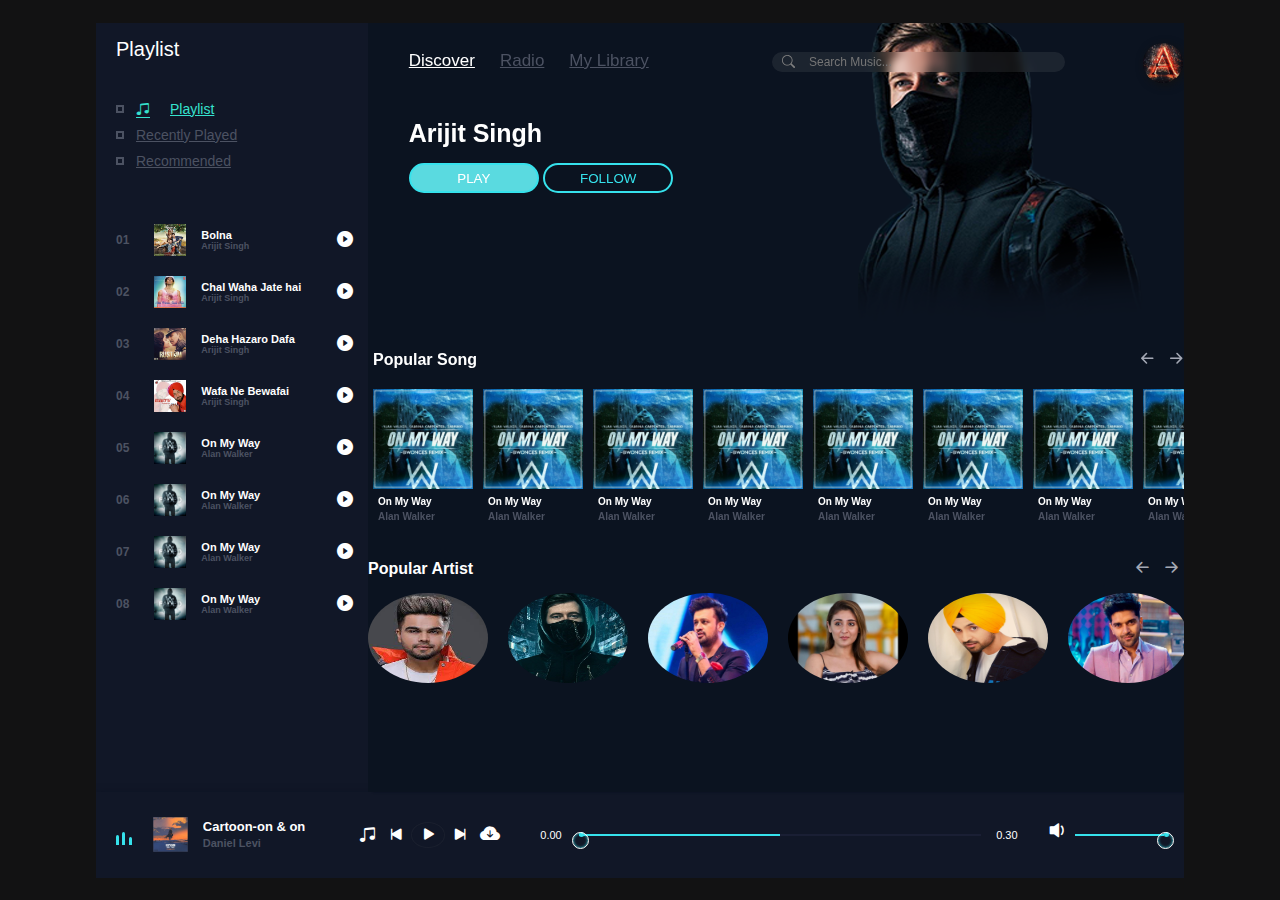
<file: Arijit.html>
<!DOCTYPE html>
<html lang="en">

<head>
    <meta charset="UTF-8">
    <meta name="viewport" content="width=device-width, initial-scale=1.0">
    <title>Music Clone Project using html-css-js</title>
    <link rel="stylesheet" href="main.css">
    <!-- <link rel="stylesheet" href=""> -->
    <link rel="icon" href="/assests/music site favicon.webp">
    <link rel="stylesheet" href="https://cdn.jsdelivr.net/npm/bootstrap-icons@1.8.3/font/bootstrap-icons.css">
    <style>
        .header .song_side::before {
            background-image: url("/assests/img/arjit.jpg");
        }
    </style>
</head>

<body>
    <header>
        <div class="menu_side">
            <h1>Playlist</h1>
            <div class="playlist">
                <a href="/playlist" class="active"><span></span><i class="bi bi-music-note-beamed"></i>Playlist </a>
                <a href="/recent played"><span></span><i class="bi bi-music-note-beamed"></i>Recently Played </a>
                <a href="/recommended"><span></span><i class="bi bi-music-note-beamed"></i>Recommended </a>
            </div>
            <div class="menu_song">
                <li class="songItem">
                    <span>01</span>
                    <img src="/assests/img/1.jpg" alt="">
                    <h5>On My Way <br>
                        <div class="subtitle">Alan Walker</div>
                    </h5>
                    <i class="bi playlistPlay bi-play-circle-fill" id="1"></i>
                </li>
                <li class="songItem">
                    <span>02</span>
                    <img src="/assests/img/2.jpg" alt="">
                    <h5>On My Way <br>
                        <div class="subtitle">Alan Walker</div>
                    </h5>
                    <i class="bi playlistPlay bi-play-circle-fill" id="2"></i>
                </li>
                <li class="songItem">
                    <span>03</span>
                    <img src="/assests/img/2.jpg" alt="">
                    <h5>On My Way <br>
                        <div class="subtitle">Alan Walker</div>
                    </h5>
                    <i class="bi playlistPlay bi-play-circle-fill" id="3"></i>
                </li>
                <li class="songItem">
                    <span>04</span>
                    <img src="/assests/img/2.jpg" alt="">
                    <h5>On My Way <br>
                        <div class="subtitle">Alan Walker</div>
                    </h5>
                    <i class="bi playlistPlay bi-play-circle-fill" id="4"></i>
                </li>
                <li class="songItem">
                    <span>05</span>
                    <img src="/assests/img/2.jpg" alt="">
                    <h5>On My Way <br>
                        <div class="subtitle">Alan Walker</div>
                    </h5>
                    <i class="bi playlistPlay bi-play-circle-fill" id="5"></i>
                </li>
                <li class="songItem">
                    <span>06</span>
                    <img src="/assests/img/2.jpg" alt="">
                    <h5>On My Way <br>
                        <div class="subtitle">Alan Walker</div>
                    </h5>
                    <i class="bi playlistPlay bi-play-circle-fill" id="6"></i>
                </li>
                <li class="songItem">
                    <span>07</span>
                    <img src="/assests/img/2.jpg" alt="">
                    <h5>On My Way <br>
                        <div class="subtitle">Alan Walker</div>
                    </h5>
                    <i class="bi playlistPlay bi-play-circle-fill" id="7"></i>
                </li>
                <li class="songItem">
                    <span>08</span>
                    <img src="/assests/img/2.jpg" alt="">
                    <h5>On My Way <br>
                        <div class="subtitle">Alan Walker</div>
                    </h5>
                    <i class="bi playlistPlay bi-play-circle-fill" id="8"></i>
                </li>
            </div>

        </div>
        <div class="song_side">
            <nav>
                <ul>
                    <a href="#">Discover</a>
                    <a href="/radio">Radio</a>
                    <a href="/my liberary">My Library</a>
                </ul>
                <div class="search">
                    <i class="bi bi-search"></i>
                    <input type="text " placeholder="Search Music...">
                </div>
                <div class="user">
                    <img src="/assests/img/A.jpeg" alt="logo">
                </div>
            </nav>
            <div class="content">
                <h1>Arijit Singh</h1>
                <p></p>
                <div class="buttons">
                    <button>PLAY</button>
                <button>FOLLOW</button>
                </div>
            </div>
            <div class="popular_song">
                <div class="h4">
                    <h4>Popular Song</h4>
                    <div class="btn_s">
                        <i class="bi bi-arrow-left-short" id="pop_song_left"></i>
                        <i class="bi bi-arrow-right-short" id="pop_song_right"></i>
                    </div>
                </div>
                <div class="pop_song">
                    <li class="songItem">
                        <div class="img_play">
                            <img src="/assests/img/1.jpg" alt="img">
                            <i class="bi playlistPlay bi-play-circle-fill" id="9"></i>
                        </div>
                        <h5>On My Way <br>
                            <div class="subtitle">Alan Walker</div>
                        </h5>
                    </li>
                    <li class="songItem">
                        <div class="img_play">
                            <img src="/assests/img/1.jpg" alt="img">
                            <i class="bi playlistPlay bi-play-circle-fill" id="10"></i>
                        </div>
                        <h5>On My Way <br>
                            <div class="subtitle">Alan Walker</div>
                        </h5>
                    </li>
                    <li class="songItem">
                        <div class="img_play">
                            <img src="/assests/img/1.jpg" alt="img">
                            <i class="bi playlistPlay bi-play-circle-fill" id="11"></i>
                        </div>
                        <h5>On My Way <br>
                            <div class="subtitle">Alan Walker</div>
                        </h5>
                    </li>
                    <li class="songItem">
                        <div class="img_play">
                            <img src="/assests/img/1.jpg" alt="img">
                            <i class="bi playlistPlay bi-play-circle-fill" id="12"></i>
                        </div>
                        <h5>On My Way <br>
                            <div class="subtitle">Alan Walker</div>
                        </h5>
                    </li>
                    <li class="songItem">
                        <div class="img_play">
                            <img src="/assests/img/1.jpg" alt="img">
                            <i class="bi playlistPlay bi-play-circle-fill" id="13"></i>
                        </div>
                        <h5>On My Way <br>
                            <div class="subtitle">Alan Walker</div>
                        </h5>
                    </li>
                    <li class="songItem">
                        <div class="img_play">
                            <img src="/assests/img/1.jpg" alt="img">
                            <i class="bi playlistPlay bi-play-circle-fill" id="14"></i>
                        </div>
                        <h5>On My Way <br>
                            <div class="subtitle">Alan Walker</div>
                        </h5>
                    </li>
                    <li class="songItem">
                        <div class="img_play">
                            <img src="/assests/img/1.jpg" alt="img">
                            <i class="bi playlistPlay bi-play-circle-fill" id="15"></i>
                        </div>
                        <h5>On My Way <br>
                            <div class="subtitle">Alan Walker</div>
                        </h5>
                    </li>
                    <li class="songItem">
                        <div class="img_play">
                            <img src="/assests/img/1.jpg" alt="img">
                            <i class="bi playlistPlay bi-play-circle-fill" id="16"></i>
                        </div>
                        <h5>On My Way <br>
                            <div class="subtitle">Alan Walker</div>
                        </h5>
                    </li>
                    <li class="songItem">
                        <div class="img_play">
                            <img src="/assests/img/1.jpg" alt="img">
                            <i class="bi playlistPlay bi-play-circle-fill" id="17"></i>
                        </div>
                        <h5>On My Way <br>
                            <div class="subtitle">Alan Walker</div>
                        </h5>
                    </li>
                    <li class="songItem">
                        <div class="img_play">
                            <img src="/assests/img/1.jpg" alt="img">
                            <i class="bi playlistPlay bi-play-circle-fill" id="18"></i>
                        </div>
                        <h5>On My Way <br>
                            <div class="subtitle">Alan Walker</div>
                        </h5>
                    </li>
                    <li class="songItem">
                        <div class="img_play">
                            <img src="/assests/img/1.jpg" alt="img">
                            <i class="bi playlistPlay bi-play-circle-fill" id="19"></i>
                        </div>
                        <h5>On My Way <br>
                            <div class="subtitle">Alan Walker</div>
                        </h5>
                    </li>
                    <li class="songItem">
                        <div class="img_play">
                            <img src="/assests/img/1.jpg" alt="img">
                            <i class="bi playlistPlay bi-play-circle-fill" id="20"></i>
                        </div>
                        <h5>On My Way <br>
                            <div class="subtitle">Alan Walker</div>
                        </h5>
                    </li>
                </div>
            </div>
            <div class="popular_artist">
                <div class="h4">
                    <h4>Popular Artist</h4>
                    <div class="btn_s">
                        <i class="bi bi-arrow-left-short" id="pop_art_left"></i>
                        <i class="bi bi-arrow-right-short" id="pop_art_right"></i>
                    </div>
                </div>
                <div class="item">
                    <li>
                        <a href="/akhil">
                            <img src="/assests/img/akhil.jpg"><img>
                        </a>
                    </li>
                    <li>
                       <a href="/alan"> <img src="/assests/img/alan.jpg"><img></a>
                    </li>
                    <!-- <li>
                        <a href="/arjit"> <img src="/assests/img/arjit.jpg"><img></a>
                     </li> -->
                     <li>
                        <a href="/atif"> <img src="/assests/img/atif.jpg"><img></a>
                     </li>
                     <li>
                        <a href="/dhvani"> <img src="/assests/img/dhvani.jpg"><img></a>
                     </li>
                     <li>
                        <a href="/diljit"> <img src="/assests/img/Diljit_Dosanjh.jpg"><img></a>
                     </li>
                     <li>
                        <a href="/guru"> <img src="/assests/img/guru.jpg"><img></a>
                     </li>>
                     <li>
                        <a href="/honey"> <img src="/assests/img/honey.jpg"><img></a>
                     </li>
                     <li>
                        <a href="/jubin"> <img src="/assests/img/jubin Nautiyal.jpg"><img></a>
                     </li>
                     <li>
                        <a href="/neha"> <img src="/assests/img/neha.jpg"><img></a>
                     </li>
                </div>
            </div>
        </div>      
        <div class="master_play">
            <div class="wave" id="wave">
                <div class="wave1"></div>
                <div class="wave1"></div>
                <div class="wave1"></div>
            </div>
            <img src="/assests/img/3.jpg" alt="" id="poster_master_play">
            <h5 id="title">
                Cartoon-on & on
                <div class="subtitle">Daniel Levi</div>
            </h5>
            <div class="icon">
                <i class="bi shuffle bi-music-note-beamed">next</i>
                <i class="bi bi-skip-start-fill" id="back"></i>
                <i class="bi bi-play-fill" id="masterPlay"></i>
                <i class="bi bi-skip-end-fill" id="next"></i>
              <a href="" download id="download_music"> <i class="bi bi-cloud-arrow-down-fill" ></i></a>
            </div>
            <span id="currentStart">0.00</span>
            <div class="bar">
                <input type="range" id="seek" min="0" max="100">
                <div class="bar2" id="bar2"></div>
                <div class="dot"></div>
            </div>
            <span id="currentEnd">0.30</span>
            <div class="vol">
                <i class="bi bi-volume-down-fill" id="vol_icon"></i>
                <input type="range" id="vol" min="0" max="100">
                <div class="vol_bar"></div>
                <div class="dot" id="vol_dot"></div>

            </div>
        </div>
    </header>

    <script src="./arijit.js"></script>
</body>

</html>
</file>
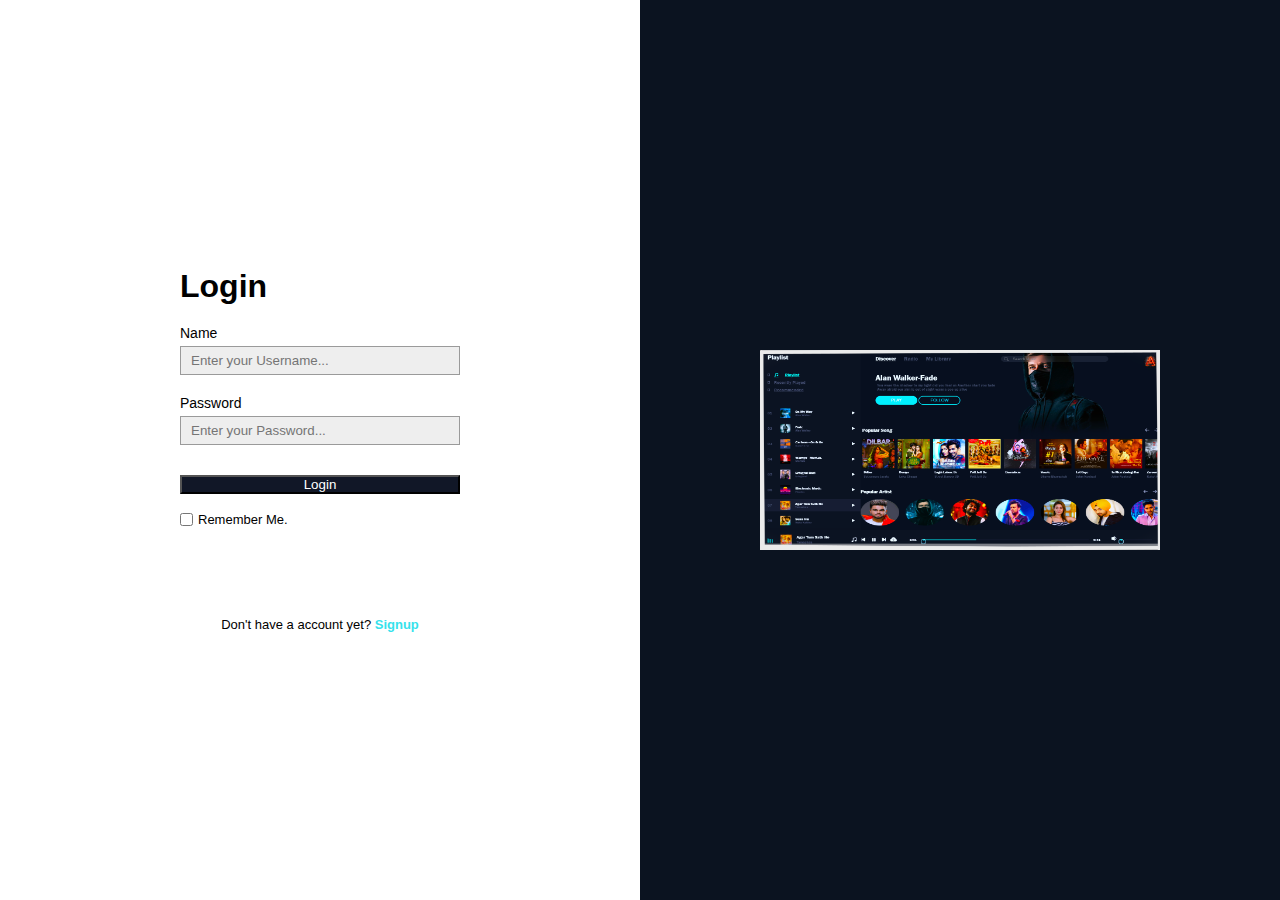
<file: login.html>
<!DOCTYPE html>
<html lang="en">
<head>
    <meta charset="UTF-8">
    <meta name="viewport" content="width=device-width, initial-scale=1.0">
    <lin/cdn.jsdelivr.net/npm/book rel="stylesheet" href="">
    <link rel="icon" href="/assests/music site favicon.webp">
    <link rel="stylesheet" href="https:/tstrap-icons@1.8.3/font/bootstrap-icons.css">
    <!-- <link rel="stylesheet" href="main.css"> -->
    <title>Music Website Login</title>
    <style>
        * {
        margin: 0;
        padding: 0;
        box-sizing: border-box;
        }
        body {
        font-family: "Franklin Gothic Medium", "Arial Narrow", Arial, sans-serif;
        }
        .main{
            display: flex;
        }
        /* login form */
        section .left_bxl , .right_bxl{
        /* position: relative; */
        width: 50vw;
        height: 100vh;
        background: #0b1320;
        display: flex;
        overflow-y: hidden;
        align-items: center;
        justify-content:center;
        }
        section .left_bxl{
        /* width: 35%; */
        background: white;
        box-shadow: 5px 0px 2px #090f1f;
        }
        section .left_bxl .content{
        width: 50%;
        height: auto;
        padding: 25px 20px;
        background: white;
        border: none;
        }
        section .left_bxl .content .card{
        width: 100%;
        display:flex;
        align-items:flex-start;
        flex-direction: column;
        justify-content: center;
        margin-top: 20px;
        }
        section .left_bxl .content .card label{
        font-size: 14px;
        }
        section .left_bxl .content .card input{
        width: 100%;
        padding: 6px 10px;
        border: 1px solid rgb(154,154,154);
        background: rgb(238, 238, 238);
        margin-top: 5px;
        }
        section .left_bxl .content .submit{
        margin-top: 30px;
        padding: 8px 20ox;
        color: white;
        background: #111727;
        width: 100%;
        cursor: pointer; 
        }
        section .left_bxl .content .check{
        display: flex;
        align-items: center;
        margin-top: 18px;
        }
        section .left_bxl .content .check span{
        margin-left: 5px;
        font-size: 13px;
        }
        section .left_bxl .content p{
        margin-top: 90px;
        text-align: center;
        font-size: 13px;
        }
        section .left_bxl .content a{
        text-decoration: none;
        color:#36e2ec ;
        font-weight: bold;
        }
    </style>

</head>
<body>
    <section class="main">
        <div class="left_bxl">
            <div class="content">
                <form method="post">
                    <h1>Login</h1>
                    <div class="card">
                        <label for="name">Name</label>
                        <input type="text" name="user_name" placeholder="Enter your Username...">
                    </div>
                    <div class="card">
                        <label for="Password">Password</label>
                        <input type="text" name="user_password" placeholder="Enter your Password...">
                    </div>
                    <input type="submit" value="Login" class="submit">
                    <div class="check">
                        <input type="checkbox" name="" id=""><span>Remember Me.</span>
                    </div>
                    <p>Don't have a account yet? <a href="signup.html">
                        Signup
                    </a> </p>
                </form>
            </div>
        </div>
        <div class="right_bxl">
            <img src="/assests/music site page 2.png" alt="" width="400px" class="image" height="200px">
        </div>
    </section>
</body>
</html>
</file>
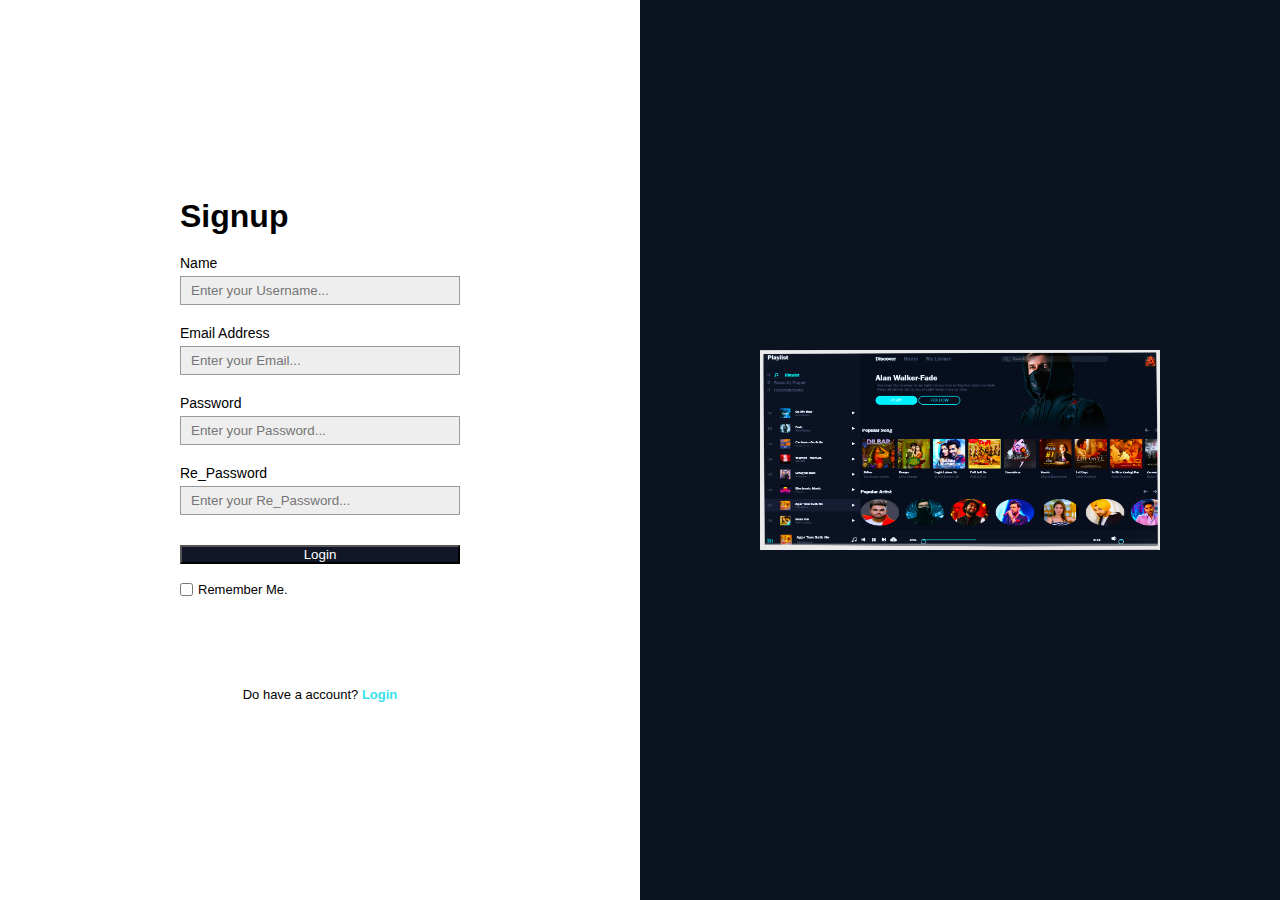
<file: signup.html>
<!DOCTYPE html>
<html lang="en">
<head>
    <meta charset="UTF-8">
    <meta name="viewport" content="width=device-width, initial-scale=1.0">
    <lin/cdn.jsdelivr.net/npm/book rel="stylesheet" href="">
    <link rel="icon" href="/assests/music site favicon.webp">
    <link rel="stylesheet" href="https:/tstrap-icons@1.8.3/font/bootstrap-icons.css">
    <!-- <link rel="stylesheet" href="main.css"> -->
    <title>Music Website Login</title>
    <style>
        * {
        margin: 0;
        padding: 0;
        box-sizing: border-box;
        }
        body {
        font-family: "Franklin Gothic Medium", "Arial Narrow", Arial, sans-serif;
        }
        .main{
            display: flex;
        }
        /* login form */
        section .left_bxl , .right_bxl{
        /* position: relative; */
        width: 50vw;
        height: 100vh;
        background: #0b1320;
        display: flex;
        overflow-y: hidden;
        align-items: center;
        justify-content:center;
        }
        section .left_bxl{
        /* width: 35%; */
        background: white;
        box-shadow: 5px 0px 2px #090f1f;
        }
        section .left_bxl .content{
        width: 50%;
        height: auto;
        padding: 25px 20px;
        background: white;
        border: none;
        }
        section .left_bxl .content .card{
        width: 100%;
        display:flex;
        align-items:flex-start;
        flex-direction: column;
        justify-content: center;
        margin-top: 20px;
        }
        section .left_bxl .content .card label{
        font-size: 14px;
        }
        section .left_bxl .content .card input{
        width: 100%;
        padding: 6px 10px;
        border: 1px solid rgb(154,154,154);
        background: rgb(238, 238, 238);
        margin-top: 5px;
        }
        section .left_bxl .content .submit{
        margin-top: 30px;
        padding: 8px 20ox;
        color: white;
        background: #111727;
        width: 100%;
        cursor: pointer; 
        }
        section .left_bxl .content .check{
        display: flex;
        align-items: center;
        margin-top: 18px;
        }
        section .left_bxl .content .check span{
        margin-left: 5px;
        font-size: 13px;
        }
        section .left_bxl .content p{
        margin-top: 90px;
        text-align: center;
        font-size: 13px;
        }
        section .left_bxl .content a{
        text-decoration: none;
        color:#36e2ec ;
        font-weight: bold;
        }
    </style>

</head>
<body>
    <section class="main">
        <div class="left_bxl">
            <div class="content">
                <form method="post">
                    <h1>Signup</h1>
                    <div class="card">
                        <label for="name">Name</label>
                        <input type="text" name="user_name" placeholder="Enter your Username...">
                    </div>
                    <div class="card">
                        <label for="email">Email Address</label>
                        <input type="email" name="user_email" placeholder="Enter your Email...">
                    </div>
                    <div class="card">
                        <label for="Password">Password</label>
                        <input type="text" name="user_password" placeholder="Enter your Password...">
                    </div>
                    <div class="card">
                        <label for="Re_Password">Re_Password</label>
                        <input type="text" name="user_re_password" placeholder="Enter your Re_Password...">
                    </div>
                    <input type="submit" value="Login" class="submit">
                    <div class="check">
                        <input type="checkbox" name="" id=""><span>Remember Me.</span>
                    </div>
                    <p>Do have a account? <a href="login.html">
                        Login
                    </a> </p>
                </form>
            </div>
        </div>
        <div class="right_bxl">
            <img src="/assests/music site page 2.png" alt="" width="400px" class="image" height="200px">
        </div>
    </section>
</body>
</html>
</file>
<file: main.css>
@import url("https://fonts.googleapis.com/css2?family=Teko&display=swap");

* {
  margin: 0;
  padding: 0;
  box-sizing: border-box;
}
body {
  font-family: "Franklin Gothic Medium", "Arial Narrow", Arial, sans-serif;
  width: 100%;
  height: 100vh;
  background: #121213;
  display: grid;
  place-items: center;
}
header {
  position: relative;
  width: 85%;
  height: 95%;
  /* border: 1px solid white; */
  display: flex;
  flex-wrap: wrap;
  overflow: hidden;
}
header .menu_side,
.song_side {
  width: 25%;
  height: 90%;
  /* border: 1px solid white; */
  background: #111727;
  box-shadow: 5px 0px 2px #090f1f;
}
header .song_side {
  width: 75%;
  background: #0b1320;
  background-image: url("/assests/bg.png");
  background-repeat: no-repeat;
  z-index: 2;
}
header .master_play {
  width: 100%;
  height: 10%;
  /* border: 1px solid white; */
  background: #111727;
  box-shadow: 0px 3px 8px #090f1f;
}
header .menu_side h1 {
  font-size: 20px;
  margin: 15px 0px 0px 20px;
  font-weight: 500;
  color: white;
}
header .menu_side .playlist {
  margin: 40px 0px 0px 20px;
  font: bold;
}
header .menu_side .playlist a {
  font-size: 14px;
  font-weight: 400;
  padding-bottom: 10px;
  color: #4c5262;
  cursor: pointer;
  display: flex;
  align-items: center;
  transition: 0.3s linear;
}
header .menu_side .playlist a:hover {
  color: #ffffff;
}
header .menu_side .playlist a span {
  position: relative;
  margin-right: 20px;
}
header .menu_side .playlist a span::before {
  content: "";
  position: absolute;
  width: 4px;
  height: 4px;
  border: 2px solid #4c5262;
  top: -4px;
  transition: 0.3s linear;
}
header .menu_side .playlist a:hover span::before {
  border: 2px solid #fff;
}
header .menu_side .playlist a .bi {
  display: none;
}
header .menu_side .playlist .active {
  color: #36e2ce;
}
header .menu_side .playlist h4 .active span {
  display: none;
}
header .menu_side .playlist .active .bi {
  display: flex;
  margin-right: 20px;
}
header .menu_side .menu_song {
  width: 100%;
  height: 420px;
  /* border: 1px solid white; */
  overflow: auto;
  margin-top: 40px;
}
header .menu_side .menu_song::-webkit-scrollbar {
  display: none;
}
header .menu_side .menu_song li {
  list-style-type: none;
  position: relative;
  padding: 5px 0px 5px 20px;
  display: flex;
  align-items: center;
  margin-bottom: 10px;
  cursor: pointer;
  transition: 0.3s linear;
  color: white;
  /* background: rgba(105, 105, 105, 0.1); */
}
header .menu_side .menu_song li:hover {
  background: rgba(105, 105, 105, 0.1);
}
header .menu_side .menu_song li span {
  font-size: 12px;
  font-weight: 600;
  color: #4c5262;
}
header .menu_side .menu_song li img {
  width: 32px;
  height: 32px;
  margin-left: 25px;
}
header .menu_side .menu_song li h5 {
  font-size: 11px;
  margin-left: 15px;
  width: 150px;
  /* border: 1px solid white; */
  text-overflow: ellipsis;
  overflow: hidden;
  white-space: nowrap;
}
header .menu_side .menu_song li h5 .subtitle {
  font-size: 9px;
  color: #4c5262;
}
header .menu_side .menu_song li .bi {
  right: 15px;
  position: absolute;
}
header .master_play {
  display: flex;
  align-items: center;
  padding: 0px 20px;
}
header .master_play .wave {
  width: 30px;
  height: 30px;
  padding-bottom: 5px;
  /* border: 1px solid white; */
  display: flex;
  align-items: flex-end;
  margin-right: 10px;
}
header .master_play .wave .wave1 {
  width: 3px;
  height: 10px;
  background: #36e2ec;
  margin-right: 3px;
  border-radius: 10px 10px 0px 0px;
  /* animation: wave .5s linear infinite; */
  animation: unset;
}
header .master_play .wave .wave1:nth-child(2) {
  height: 13px;
  margin-right: 3.5px;
  animation-delay: 0.4s;
}
header .master_play .wave .wave1:nth-child(3) {
  height: 8px;
  animation-delay: 0.8s;
}
/* javascript class */

header .master_play .active1 .wave1 {
  animation: wave 0.5s linear infinite;
}
header .master_play .active1 .wave1:nth-child(2) {
  animation-delay: 0.4s;
}
header .master_play .active1 .wave1:nth-child(3) {
  animation-delay: 0.8s;
}

@keyframes wave {
  0% {
    height: 10px;
  }
  50% {
    height: 15px;
  }
  100% {
    height: 10px;
  }
}
header .master_play img {
  width: 35px;
  height: 35px;
}
header .master_play h5 {
  width: 130px;
  /* border: 1px solid white; */
  color: white;
  margin-left: 15px;
  line-height: 17px;
  overflow: hidden;
  text-overflow: ellipsis;
  white-space: nowrap;
  font-size: 13px;
}
header .master_play h5 .subtitle {
  width: 100%;
  color: #4c5262;
  overflow: hidden;
  text-overflow: ellipsis;
  white-space: nowrap;
  font-size: 11px;
}
header .master_play .icon {
  font-size: 20px;
  color: white;
  margin: 0px 20px 0px 40px;
  outline: none;
  display: flex;
  align-items: center;
}
header .master_play .icon .bi {
  cursor: pointer;
  outline: none;
}
header .master_play .icon .shuffle {
  font-size: 17px;
  margin-right: 10px;
  width: 17.5px;
  overflow: hidden;
  display: flex;
  align-items: center;
}
header .master_play .icon #download_music {
  font-size: 20px;
  text-decoration: none;
  color: white;
  margin-left: 10px;
}
header .master_play .icon .bi:nth-child(3) {
  border-radius: 50%;
  padding: 1px 5px 0px 7px;
  border: 1px solid rgba(105, 105, 105, 0.1);
  margin: 0px 5px;
}
header .master_play span {
  color: white;
  width: 32px;
  /* border: 1px solid white; */
  font-size: 11px;
  font-weight: 400;
}
header .master_play #currentStart {
  margin: 0px 0px 0px 20px;
}
header .master_play .bar {
  position: relative;
  width: 43%;
  height: 2px;
  background: rgba(105, 105, 170, 0.1);
  margin: 0px 15px 0px 10px;
}
header .master_play .bar .bar2 {
  position: absolute;
  background: #36e2ec;
  width: 50%;
  height: 100%;
  top: 0;
  transition: 1s linear;
}
header .master_play .bar .dot {
  position: absolute;
  width: 5px;
  height: 5px;
  background: #36e2ec;
  border-radius: 50%;
  left: 0;
  top: -1.5px;
  transition: 1s linear;
}
header .master_play .bar .dot::before {
  content: "";
  position: absolute;
  width: 15px;
  height: 15px;
  border: 1px solid white;
  left: -7px;
  border-radius: 50%;
  right: -6.5px;
  box-shadow: inset 0px 0px 3px #36e2ec;
}
header .master_play .bar input {
  position: absolute;
  width: 100%;
  top: -7px;
  left: 0;
  cursor: pointer;
  z-index: 99999999999999999999999999999999999999;
  opacity: 0;
}
header .master_play .vol {
  position: relative;
  width: 100px;
  height: 2px;
  background-color: rgba(105, 105, 170, 0.1);
  margin-left: 50px;
}
header .master_play .vol .bi {
  position: absolute;
  color: white;
  font-size: 25px;
  top: -17px;
  left: -30px;
}
header .master_play .vol input {
  position: absolute;
  width: 100%;
  top: -6px;
  left: 0;
  cursor: pointer;
  z-index: 9999999999999999999999999999999999;
  opacity: 0;
}
header .master_play .vol .vol_bar {
  position: absolute;
  background-color: #36e2ec;
  width: 100%;
  height: 100%;
  top: 0;
  transition: 1s linear;
}
header .master_play .vol .dot {
  position: absolute;
  width: 5px;
  height: 5px;
  background: #36e2ec;
  border-radius: 50%;
  left: 100%;
  top: -1.5px;
  transition: 1s linear;
}
header .master_play .vol .dot::before {
  content: "";
  position: absolute;
  width: 15px;
  height: 15px;
  border: 1px solid white;
  left: -7px;
  border-radius: 50%;
  right: -6.5px;
  box-shadow: inset 0px 0px 3px #36e2ec;
}
header .song_side::before {
  content: "";
  position: absolute;
  width: 100%;
  height: 300px;
  background-image: url("/assests/bg.png");
  z-index: -1;
}
header .song_side nav {
  width: 90%;
  height: 10%;
  /* border: 1px solid white; */
  color: rgb(255, 255, 255);
  margin: auto;
  display: flex;
  align-items: center;
  justify-content: space-between;
}
header .song_side nav ul {
  display: flex;
}
header .song_side nav ul a {
  list-style: none;
  font-size: 17px;
  position: relative;
  color: #4c5262;
  margin-right: 25px;
  cursor: pointer;
  transition: 0.3s linear;
}
header .song_side nav ul a:hover {
  color: white;
}
header .song_side nav ul a:nth-child(1) {
  color: white;
}
header .song_side nav ul a span {
  position: absolute;
  width: 100%;
  height: 2.5px;
  background: white;
  bottom: -5px;
  left: 0;
  border-radius: 20px;
}
header .song_side nav .search {
  position: relative;
  width: 40%;
  padding: 1px 10px;
  border-radius: 20px;
  /* border: 1px solid white; */
  color: gray;
}
header .song_side nav .search::before {
  content: "";
  position: absolute;
  width: 100%;
  height: 100%;
  background: rgb(184, 184, 184, 0.1);
  border-radius: 20px;
  backdrop-filter: blur(5px);
  z-index: -1;
}
header .song_side nav .search .search_results {
  position: absolute;
  width: 100%;
  height: 200px;
  /* border: 1px solid white; */
  margin-top: 10px;
  border-radius: 10px;
  overflow: auto;
}
header .song_side nav .search .search_results::-webkit-scrollbar {
  display: none;
}
header .song_side nav .search .search_results .card {
  width: 100%;
  min-height: 45px;
  /* border: 1px solid white; */
  display: flex;
  align-items: center;
  background: rgb(184, 184, 184, 0.1);
  margin-bottom: 5px;
  text-decoration: none;
  display: none;
}
header .song_side nav .search .search_results .card img {
  width: 35px;
  height: 35px;
  border-radius: 4px;
}
header .song_side nav .search .search_results .card .content {
  width: 80%;
  height: 100%;
  /* border: 1px solid white; */
  padding: 0;
  font-size: 13px;
  font-weight: 600;
  color: whitesmoke;
}
header .song_side nav .search .search_results .card .content .subtitles {
  font-size: 11px;
  color: gray;
  font-weight: 500;
}
header .song_side nav .search .bi {
  font-size: 13px;
  padding: 3px 0px 0px 10px;
}
header .song_side nav .search input {
  background: none;
  color: white;
  outline: none;
  border: none;
  /* background: transparent; */
  padding: 0px 10px;
  font-size: 12px;
}
header .song_side nav .search .bi .search_music {
  background: transparent;
  outline: none;
}
header .song_side nav .search .user {
  position: relative;
  width: 3px;
  height: 30px;
  border: 1px solid wheat;
  border-radius: 50%;
}
header .song_side nav .user img {
  position: absolute;
  width: 40px;
  height: 40px;
  border-radius: 50%;
  top: 20px;
  box-shadow: 2px 2px 8px #121213;
}
header .song_side .content {
  width: 90%;
  height: 30%;
  /* border:1px solid white; */
  margin: auto;
  padding-top: 20px;
}
header .song_side .content h1 {
  font-size: 25px;
  font-weight: 600;
  color: white;
}
header .song_side .content p {
  font-size: 12px;
  font-weight: 400;
  color: #4c5262;
  margin: 5px;
}
header .song_side .content .buttons {
  margin-top: 15px;
}
header .song_side .content .buttons button {
  width: 130px;
  height: 30px;
  color: white;
  border: 2px solid #36e2ec;
  outline: none;
  border-radius: 20px;
  background-color: #5adae0;
  cursor: pointer;
  transition: 0.3s linear;
}
header .song_side .content .buttons button:hover {
  background: none;
  color: #36e2ec;
}
header .song_side .content .buttons button:nth-child(2) {
  background: none;
  color: #36e2ec;
}
header .song_side .content .buttons button:nth-child(2):hover {
  background: #36e2ec;
  color: white;
}
header .song_side .popular_song {
  width: 100%;
  height: auto;
  margin: auto;
  margin-top: 15px;
  margin-left: 5px;
  /* border: 1px solid white; */
  color: white;
}
header .song_side .popular_song .h4 {
  display: flex;
  align-items: center;
  justify-content: space-between;
}
header .song_side .popular_song .h4 .bi {
  color: #a4a8b4;
  font-size: 25px;
  cursor: pointer;
  transition: 0.3s linear;
}
header .song_side .popular_song .h4 .bi:hover {
  color: white;
}
header .song_side .popular_song .pop_song {
  width: 100%;
  height: 150px;
  margin-top: 15px;
  display: flex;
  /* border: 1px solid white; */
  overflow: auto;
  scroll-behavior: smooth;
}
header .song_side .popular_song .pop_song::-webkit-scrollbar {
  display: none;
}
header .song_side .popular_song .pop_song li {
  min-width: 100px;
  height: 140px;
  list-style-type: none;
  margin-right: 10px;
  transition: 0.3s linear;
}
header .song_side .popular_song .pop_song li:hover {
  background-color: rgba(105, 105, 170, 0.1);
}
header .song_side .popular_song .pop_song li .img_play {
  position: relative;
  width: 100px;
  height: 100px;
  display: flex;
  align-items: center;
  justify-content: center;
}
header .song_side .popular_song .pop_song li .img_play img {
  width: 100%;
  height: 100%;
}
header .song_side .popular_song .pop_song li .img_play .bi {
  position: absolute;
  opacity: 0;
  cursor: pointer;
  transition: 0.3s linear;
  font-size: 20px;
}
header .song_side .popular_song .pop_song li:hover .img_play .bi {
  opacity: 1;
}
header .song_side .popular_song .pop_song li h5 {
  padding: 5px 0px 0px 5px;
  width: 100px;
  font-size: 10px;
  line-height: 15px;
  overflow: hidden;
  white-space: nowrap;
  text-overflow: ellipsis;
}
header .song_side .popular_song .pop_song li h5 .subtitle {
  font-size: 10px;
  color: #4c5262;
  overflow: hidden;
  white-space: nowrap;
  text-overflow: ellipsis;
}
header .song_side .popular_artist {
  width: 100%;
  height: auto;
  /* border: 1px solid white; */
  margin: auto;
  color: white;
  margin-top: 15px;
}
header .song_side .popular_artist .h4 {
  display: flex;
  align-items: center;
  justify-content: space-between;
}
header .song_side .popular_artist .h4 .bi {
  color: #a4a8b4;
  font-size: 25px;
  cursor: pointer;
  transition: 0.3s linear;
}
header .song_side .popular_artist .h4 .bi:hover {
  color: white;
}
header .song_side .popular_artist .item {
  width: 100%;
  height: auto;
  margin-top: 10px;
  display: flex;
  /* border: 1px solid white; */
  overflow: auto;
  scroll-behavior: smooth;
}
header .song_side .popular_artist .item::-webkit-scrollbar {
  display: none;
}
header .song_side .popular_artist .item li {
  list-style-type: none;
  position: relative;
  min-width: 120px;
  height: 90px;
  margin-right: 20px;
  cursor: pointer;
  border-radius: 50%;
}
header .song_side .popular_artist .item li img {
  width: 100%;
  height: 100%;
  border-radius: 50%;
}
</file>
